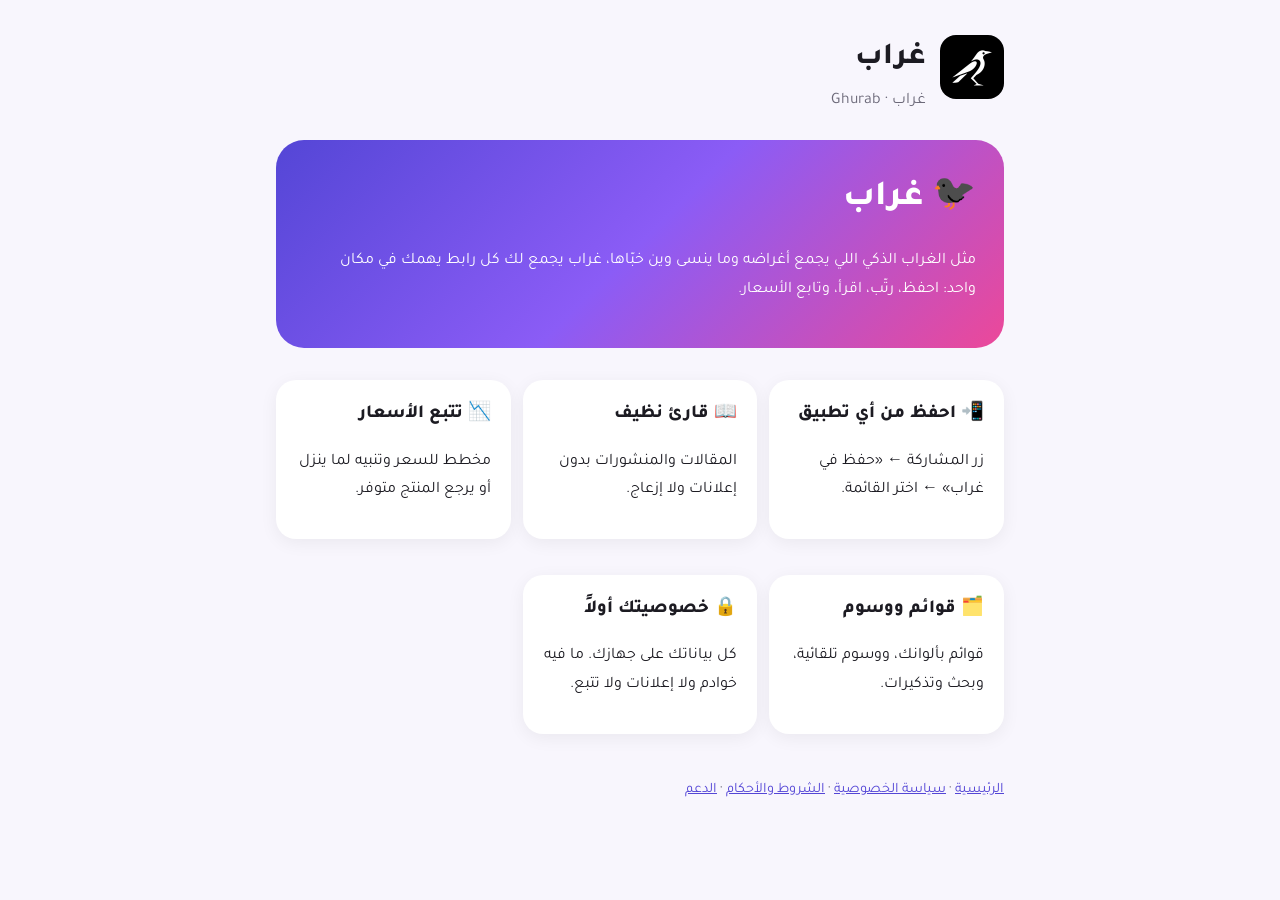
<file: index.html>
<!doctype html>
<html lang="ar" dir="rtl"><head><meta charset="utf-8"><meta name="viewport" content="width=device-width, initial-scale=1">
<title>غراب</title><link rel="stylesheet" href="style.css"><link rel="icon" href="icon.png"></head>
<body><main>
<header><a href="index.html"><img src="icon.png" alt="غراب"></a><div><h1>غراب</h1><div class="muted">غراب · Ghurab</div></div></header>

<section class="hero"><h1>🐦‍⬛ غراب</h1><p>مثل الغراب الذكي اللي يجمع أغراضه وما ينسى وين خبّاها، غراب يجمع لك كل رابط يهمك في مكان واحد: احفظ، رتّب، اقرأ، وتابع الأسعار.</p></section>
<div class="grid">
<section class="card"><h2>📲 احفظ من أي تطبيق</h2><p>زر المشاركة ← «حفظ في غراب» ← اختر القائمة.</p></section>
<section class="card"><h2>📖 قارئ نظيف</h2><p>المقالات والمنشورات بدون إعلانات ولا إزعاج.</p></section>
<section class="card"><h2>📉 تتبع الأسعار</h2><p>مخطط للسعر وتنبيه لما ينزل أو يرجع المنتج متوفر.</p></section>
<section class="card"><h2>🗂️ قوائم ووسوم</h2><p>قوائم بألوانك، ووسوم تلقائية، وبحث وتذكيرات.</p></section>
<section class="card"><h2>🔒 خصوصيتك أولاً</h2><p>كل بياناتك على جهازك. ما فيه خوادم ولا إعلانات ولا تتبع.</p></section>
</div>
<footer class="muted"><a href="index.html">الرئيسية</a> · <a href="privacy.html">سياسة الخصوصية</a> · <a href="terms.html">الشروط والأحكام</a> · <a href="support.html">الدعم</a></footer>
</main></body></html>
</file>
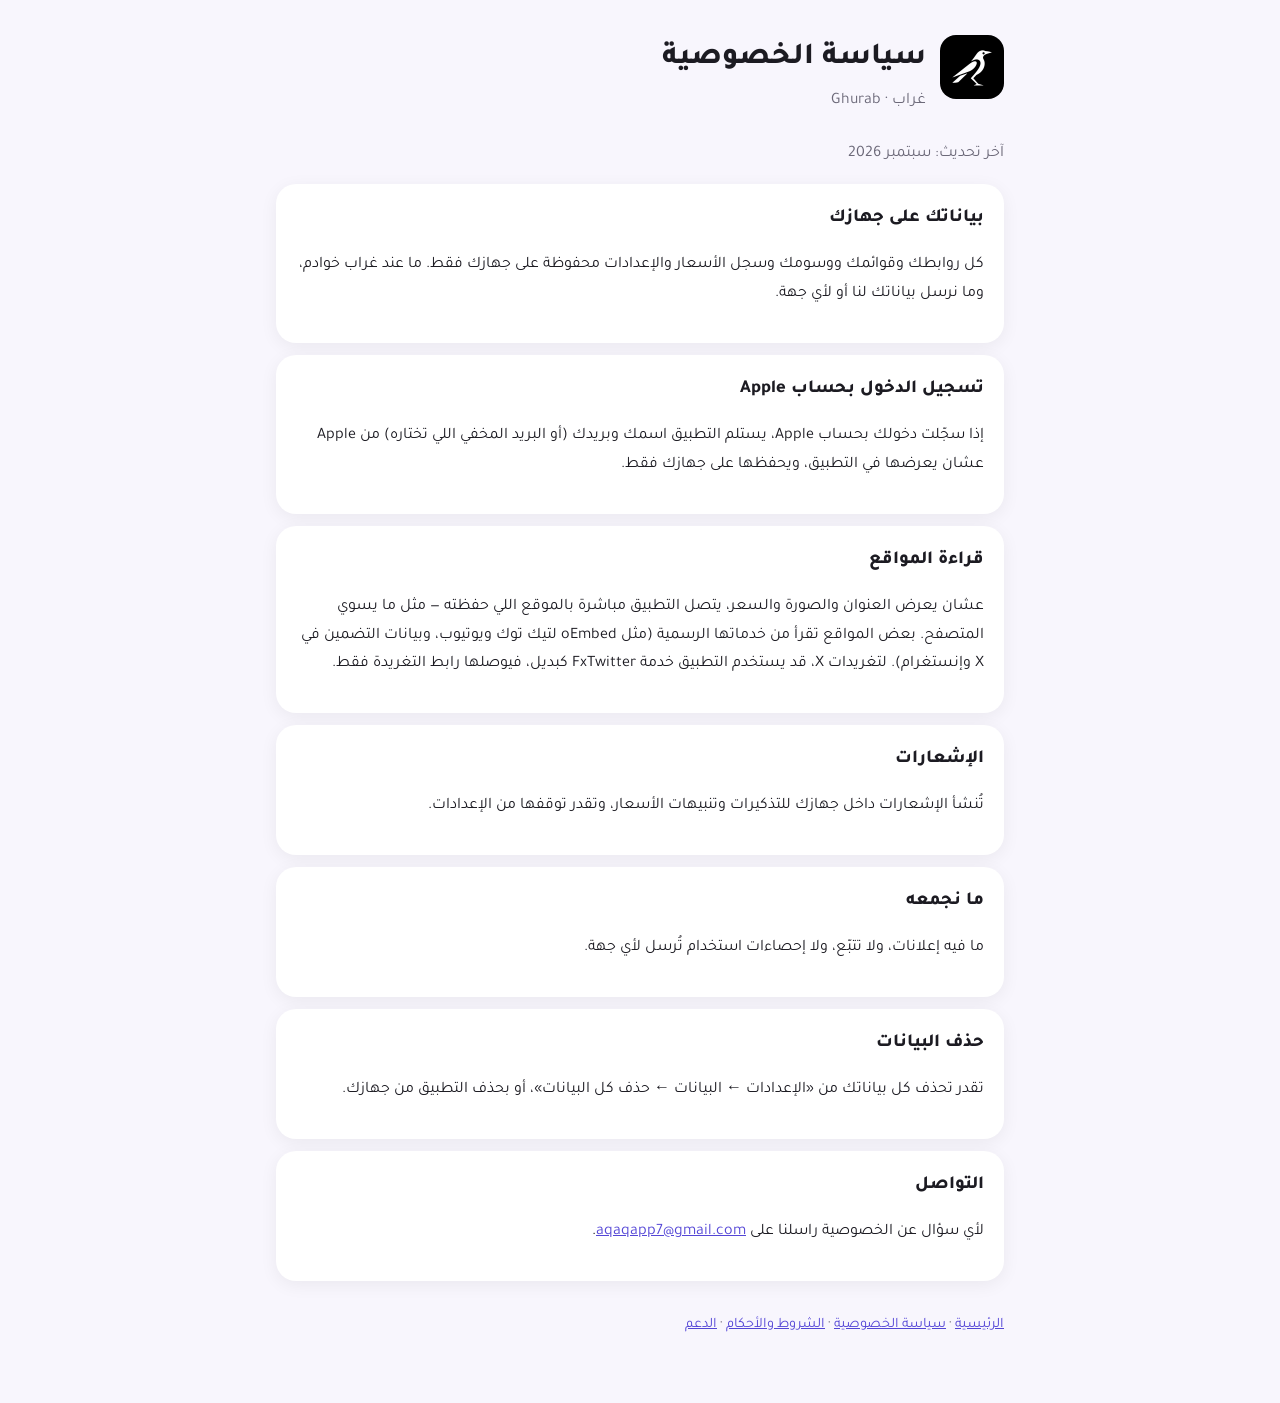
<file: privacy.html>
<!doctype html>
<html lang="ar" dir="rtl"><head><meta charset="utf-8"><meta name="viewport" content="width=device-width, initial-scale=1">
<title>سياسة الخصوصية</title><link rel="stylesheet" href="style.css"><link rel="icon" href="icon.png"></head>
<body><main>
<header><a href="index.html"><img src="icon.png" alt="غراب"></a><div><h1>سياسة الخصوصية</h1><div class="muted">غراب · Ghurab</div></div></header>
<p class="muted">آخر تحديث: سبتمبر 2026</p>
<section class="card"><h2>بياناتك على جهازك</h2><p>كل روابطك وقوائمك ووسومك وسجل الأسعار والإعدادات محفوظة على جهازك فقط. ما عند غراب خوادم، وما نرسل بياناتك لنا أو لأي جهة.</p></section>
<section class="card"><h2>تسجيل الدخول بحساب Apple</h2><p>إذا سجّلت دخولك بحساب Apple، يستلم التطبيق اسمك وبريدك (أو البريد المخفي اللي تختاره) من Apple عشان يعرضها في التطبيق، ويحفظها على جهازك فقط.</p></section>
<section class="card"><h2>قراءة المواقع</h2><p>عشان يعرض العنوان والصورة والسعر، يتصل التطبيق مباشرة بالموقع اللي حفظته — مثل ما يسوي المتصفح. بعض المواقع تقرأ من خدماتها الرسمية (مثل oEmbed لتيك توك ويوتيوب، وبيانات التضمين في X وإنستغرام). لتغريدات X، قد يستخدم التطبيق خدمة FxTwitter كبديل، فيوصلها رابط التغريدة فقط.</p></section>
<section class="card"><h2>الإشعارات</h2><p>تُنشأ الإشعارات داخل جهازك للتذكيرات وتنبيهات الأسعار، وتقدر توقفها من الإعدادات.</p></section>
<section class="card"><h2>ما نجمعه</h2><p>ما فيه إعلانات، ولا تتبّع، ولا إحصاءات استخدام تُرسل لأي جهة.</p></section>
<section class="card"><h2>حذف البيانات</h2><p>تقدر تحذف كل بياناتك من «الإعدادات ← البيانات ← حذف كل البيانات»، أو بحذف التطبيق من جهازك.</p></section>
<section class="card"><h2>التواصل</h2><p>لأي سؤال عن الخصوصية راسلنا على <a href="mailto:aqaqapp7@gmail.com" dir="ltr">aqaqapp7@gmail.com</a>.</p></section>
<footer class="muted"><a href="index.html">الرئيسية</a> · <a href="privacy.html">سياسة الخصوصية</a> · <a href="terms.html">الشروط والأحكام</a> · <a href="support.html">الدعم</a></footer>
</main></body></html>
</file>
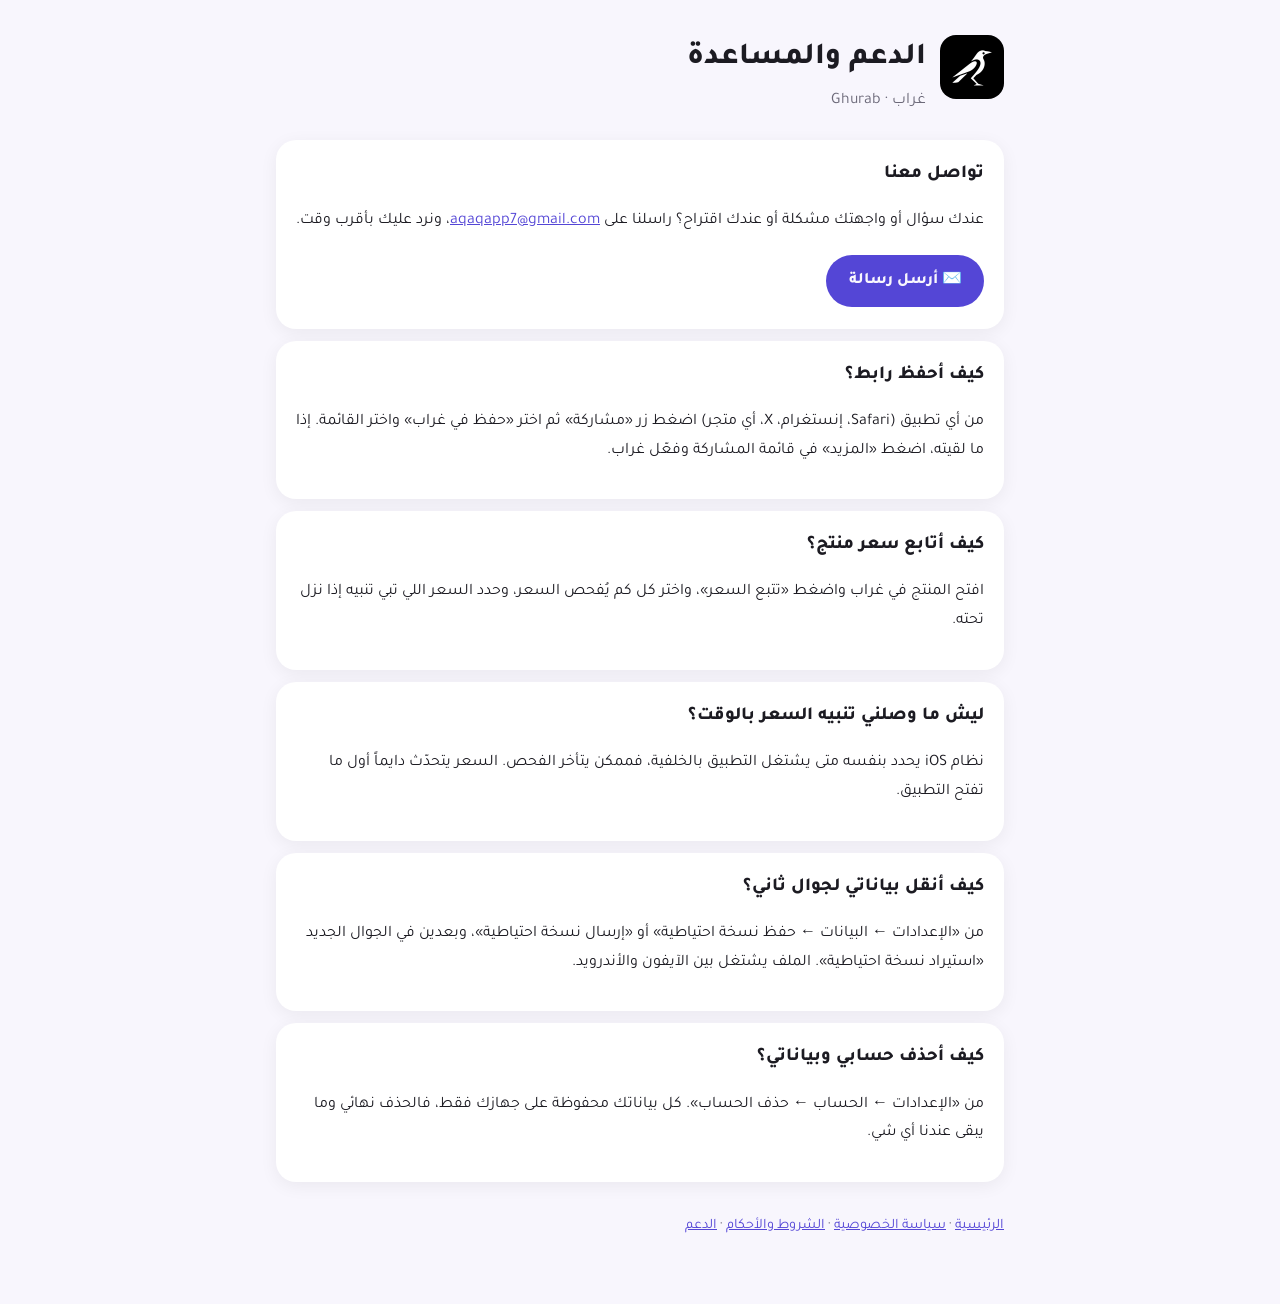
<file: support.html>
<!doctype html>
<html lang="ar" dir="rtl"><head><meta charset="utf-8"><meta name="viewport" content="width=device-width, initial-scale=1">
<title>الدعم والمساعدة</title><link rel="stylesheet" href="style.css"><link rel="icon" href="icon.png"></head>
<body><main>
<header><a href="index.html"><img src="icon.png" alt="غراب"></a><div><h1>الدعم والمساعدة</h1><div class="muted">غراب · Ghurab</div></div></header>

<section class="card"><h2>تواصل معنا</h2><p>عندك سؤال أو واجهتك مشكلة أو عندك اقتراح؟ راسلنا على <a href="mailto:aqaqapp7@gmail.com" dir="ltr">aqaqapp7@gmail.com</a>، ونرد عليك بأقرب وقت.</p>
<a class="btn" href="mailto:aqaqapp7@gmail.com?subject=%D8%BA%D8%B1%D8%A7%D8%A8">✉️ أرسل رسالة</a></section>
<section class="card"><h2>كيف أحفظ رابط؟</h2><p>من أي تطبيق (Safari، إنستغرام، X، أي متجر) اضغط زر «مشاركة» ثم اختر «حفظ في غراب» واختر القائمة. إذا ما لقيته، اضغط «المزيد» في قائمة المشاركة وفعّل غراب.</p></section>
<section class="card"><h2>كيف أتابع سعر منتج؟</h2><p>افتح المنتج في غراب واضغط «تتبع السعر»، واختر كل كم يُفحص السعر، وحدد السعر اللي تبي تنبيه إذا نزل تحته.</p></section>
<section class="card"><h2>ليش ما وصلني تنبيه السعر بالوقت؟</h2><p>نظام iOS يحدد بنفسه متى يشتغل التطبيق بالخلفية، فممكن يتأخر الفحص. السعر يتحدّث دايماً أول ما تفتح التطبيق.</p></section>
<section class="card"><h2>كيف أنقل بياناتي لجوال ثاني؟</h2><p>من «الإعدادات ← البيانات ← حفظ نسخة احتياطية» أو «إرسال نسخة احتياطية»، وبعدين في الجوال الجديد «استيراد نسخة احتياطية». الملف يشتغل بين الآيفون والأندرويد.</p></section>
<section class="card"><h2>كيف أحذف حسابي وبياناتي؟</h2><p>من «الإعدادات ← الحساب ← حذف الحساب». كل بياناتك محفوظة على جهازك فقط، فالحذف نهائي وما يبقى عندنا أي شي.</p></section>
<footer class="muted"><a href="index.html">الرئيسية</a> · <a href="privacy.html">سياسة الخصوصية</a> · <a href="terms.html">الشروط والأحكام</a> · <a href="support.html">الدعم</a></footer>
</main></body></html>
</file>
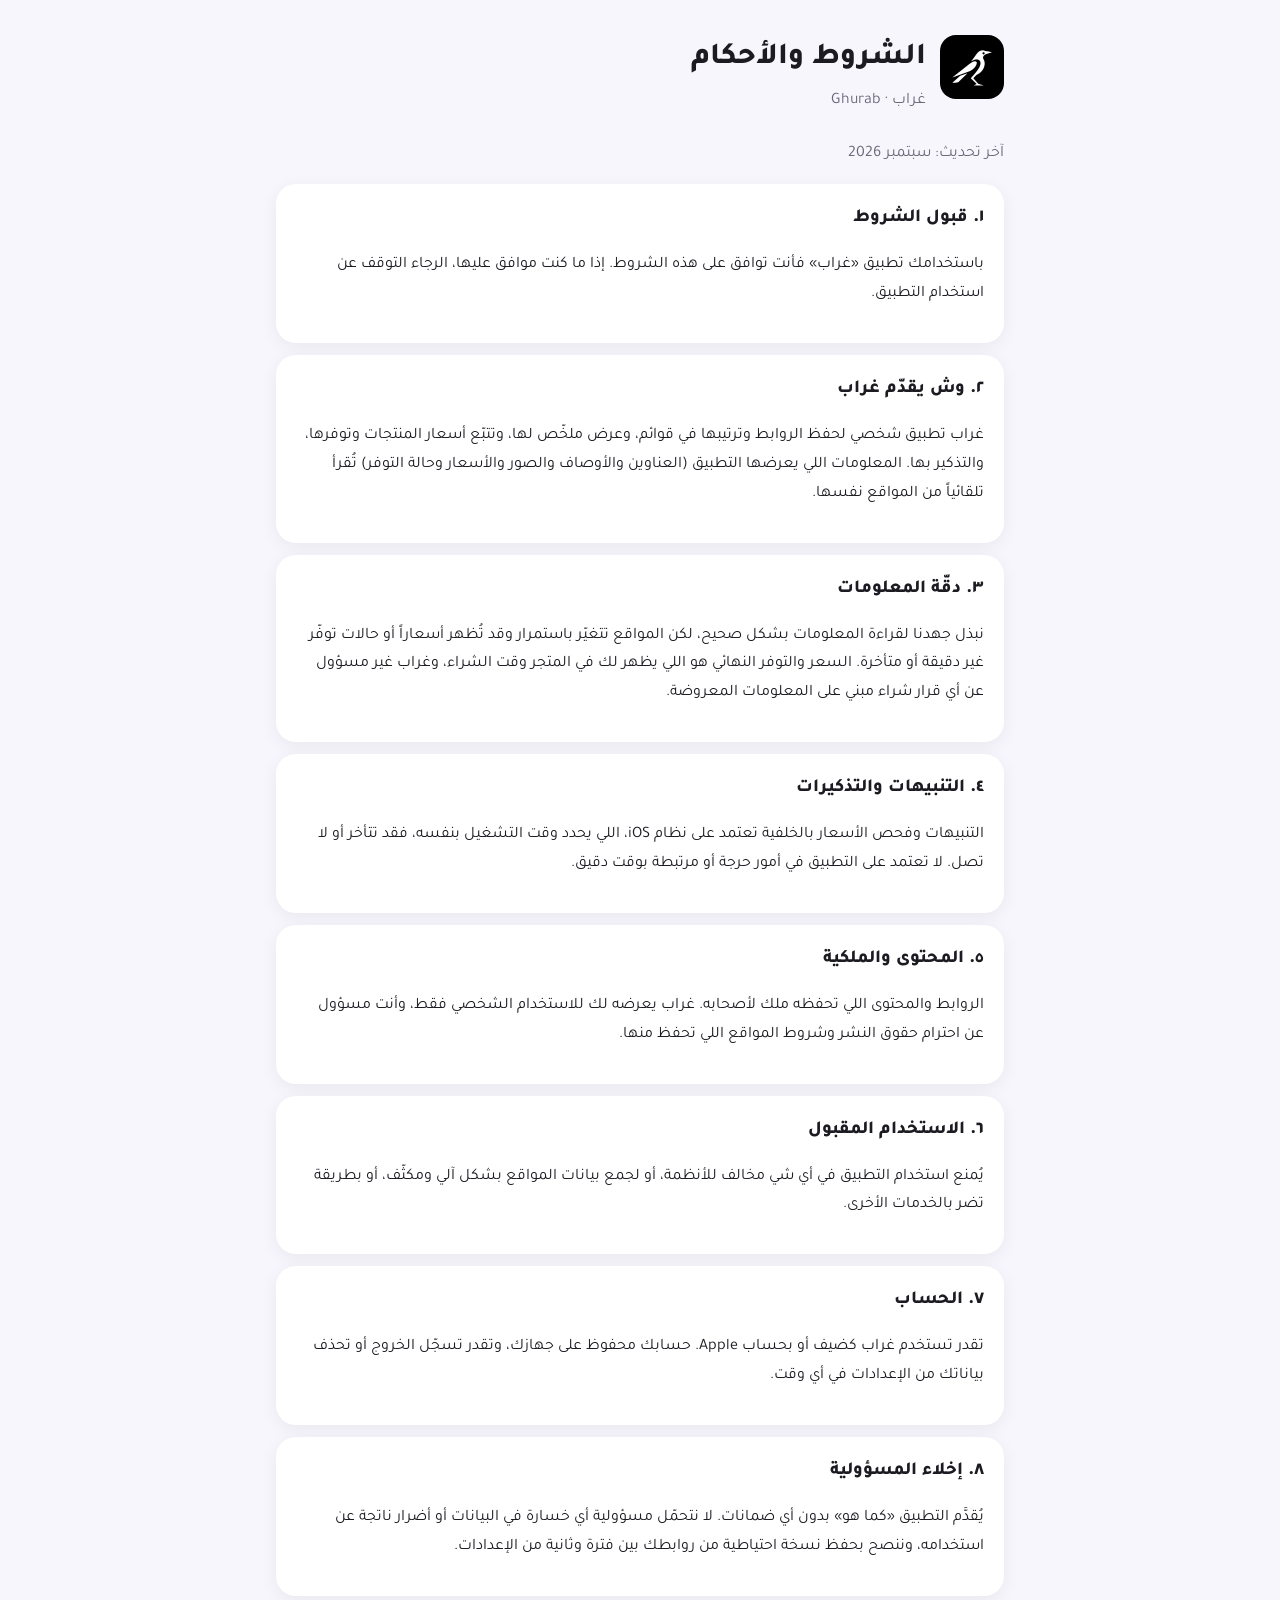
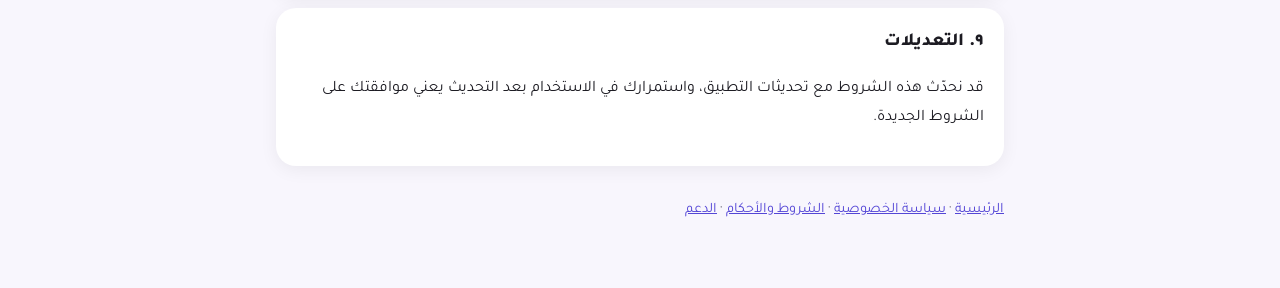
<file: terms.html>
<!doctype html>
<html lang="ar" dir="rtl"><head><meta charset="utf-8"><meta name="viewport" content="width=device-width, initial-scale=1">
<title>الشروط والأحكام</title><link rel="stylesheet" href="style.css"><link rel="icon" href="icon.png"></head>
<body><main>
<header><a href="index.html"><img src="icon.png" alt="غراب"></a><div><h1>الشروط والأحكام</h1><div class="muted">غراب · Ghurab</div></div></header>
<p class="muted">آخر تحديث: سبتمبر 2026</p>
<section class="card"><h2>١. قبول الشروط</h2><p>باستخدامك تطبيق «غراب» فأنت توافق على هذه الشروط. إذا ما كنت موافق عليها، الرجاء التوقف عن استخدام التطبيق.</p></section>
<section class="card"><h2>٢. وش يقدّم غراب</h2><p>غراب تطبيق شخصي لحفظ الروابط وترتيبها في قوائم، وعرض ملخّص لها، وتتبّع أسعار المنتجات وتوفرها، والتذكير بها. المعلومات اللي يعرضها التطبيق (العناوين والأوصاف والصور والأسعار وحالة التوفر) تُقرأ تلقائياً من المواقع نفسها.</p></section>
<section class="card"><h2>٣. دقّة المعلومات</h2><p>نبذل جهدنا لقراءة المعلومات بشكل صحيح، لكن المواقع تتغيّر باستمرار وقد تُظهر أسعاراً أو حالات توفّر غير دقيقة أو متأخرة. السعر والتوفر النهائي هو اللي يظهر لك في المتجر وقت الشراء، وغراب غير مسؤول عن أي قرار شراء مبني على المعلومات المعروضة.</p></section>
<section class="card"><h2>٤. التنبيهات والتذكيرات</h2><p>التنبيهات وفحص الأسعار بالخلفية تعتمد على نظام iOS، اللي يحدد وقت التشغيل بنفسه، فقد تتأخر أو لا تصل. لا تعتمد على التطبيق في أمور حرجة أو مرتبطة بوقت دقيق.</p></section>
<section class="card"><h2>٥. المحتوى والملكية</h2><p>الروابط والمحتوى اللي تحفظه ملك لأصحابه. غراب يعرضه لك للاستخدام الشخصي فقط، وأنت مسؤول عن احترام حقوق النشر وشروط المواقع اللي تحفظ منها.</p></section>
<section class="card"><h2>٦. الاستخدام المقبول</h2><p>يُمنع استخدام التطبيق في أي شي مخالف للأنظمة، أو لجمع بيانات المواقع بشكل آلي ومكثّف، أو بطريقة تضر بالخدمات الأخرى.</p></section>
<section class="card"><h2>٧. الحساب</h2><p>تقدر تستخدم غراب كضيف أو بحساب Apple. حسابك محفوظ على جهازك، وتقدر تسجّل الخروج أو تحذف بياناتك من الإعدادات في أي وقت.</p></section>
<section class="card"><h2>٨. إخلاء المسؤولية</h2><p>يُقدَّم التطبيق «كما هو» بدون أي ضمانات. لا نتحمّل مسؤولية أي خسارة في البيانات أو أضرار ناتجة عن استخدامه، وننصح بحفظ نسخة احتياطية من روابطك بين فترة وثانية من الإعدادات.</p></section>
<section class="card"><h2>٩. التعديلات</h2><p>قد نحدّث هذه الشروط مع تحديثات التطبيق، واستمرارك في الاستخدام بعد التحديث يعني موافقتك على الشروط الجديدة.</p></section>
<footer class="muted"><a href="index.html">الرئيسية</a> · <a href="privacy.html">سياسة الخصوصية</a> · <a href="terms.html">الشروط والأحكام</a> · <a href="support.html">الدعم</a></footer>
</main></body></html>
</file>
<file: style.css>
@import url('https://fonts.googleapis.com/css2?family=Tajawal:wght@400;500;700;800&display=swap');
:root { --bg: #F8F6FD; --card: #FFFFFF; --text: #1C1B22; --muted: #6B6878; --accent: #5446D6; }
@media (prefers-color-scheme: dark) { :root { --bg: #121118; --card: #211F28; --text: #ECE9F5; --muted: #A19DB0; --accent: #C6BFFF; } }
* { box-sizing: border-box; }
body { margin: 0; background: var(--bg); color: var(--text); font-family: Tajawal, -apple-system, sans-serif; line-height: 1.8; }
main { max-width: 760px; margin: 0 auto; padding: 32px 16px 64px; }
header { display: flex; align-items: center; gap: 14px; margin-bottom: 24px; }
header img { width: 64px; height: 64px; border-radius: 16px; }
header a { color: inherit; text-decoration: none; }
h1 { font-size: 1.9rem; font-weight: 800; margin: 0; }
h2 { font-size: 1.15rem; font-weight: 800; margin: 0 0 .3em; }
.muted { color: var(--muted); }
.card { background: var(--card); border-radius: 20px; padding: 18px 20px; margin: 12px 0; box-shadow: 0 4px 18px rgba(0,0,0,.06); }
a { color: var(--accent); }
.hero { background: linear-gradient(135deg, #5446D6, #8B5CF6, #EC4899); color: #fff; border-radius: 28px; padding: 28px; margin-bottom: 20px; }
.hero h1 { font-size: 2.2rem; }
.grid { display: grid; grid-template-columns: repeat(auto-fit, minmax(210px, 1fr)); gap: 12px; }
.btn { display: inline-block; background: var(--accent); color: var(--bg); padding: .7em 1.4em; border-radius: 999px; font-weight: 800; text-decoration: none; margin: 4px 0; }
footer { margin-top: 32px; font-size: .9rem; }
</file>
